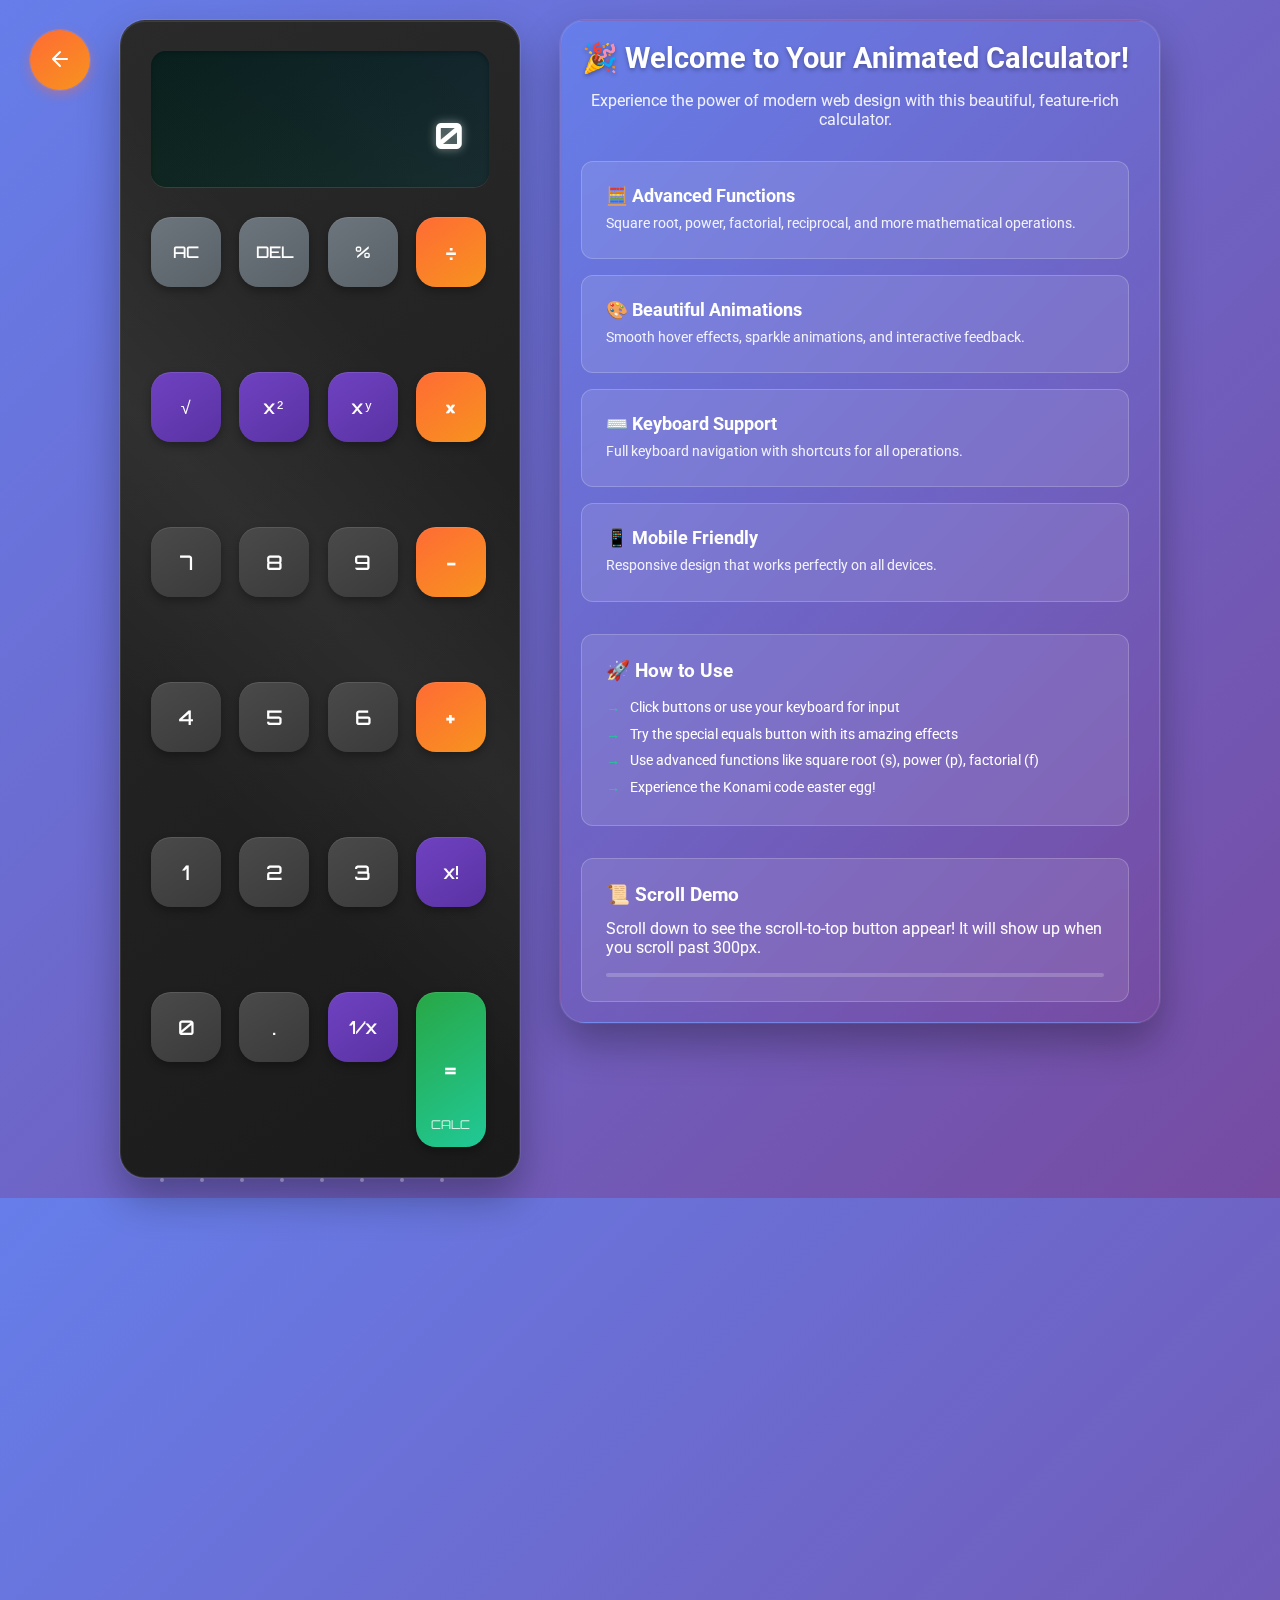
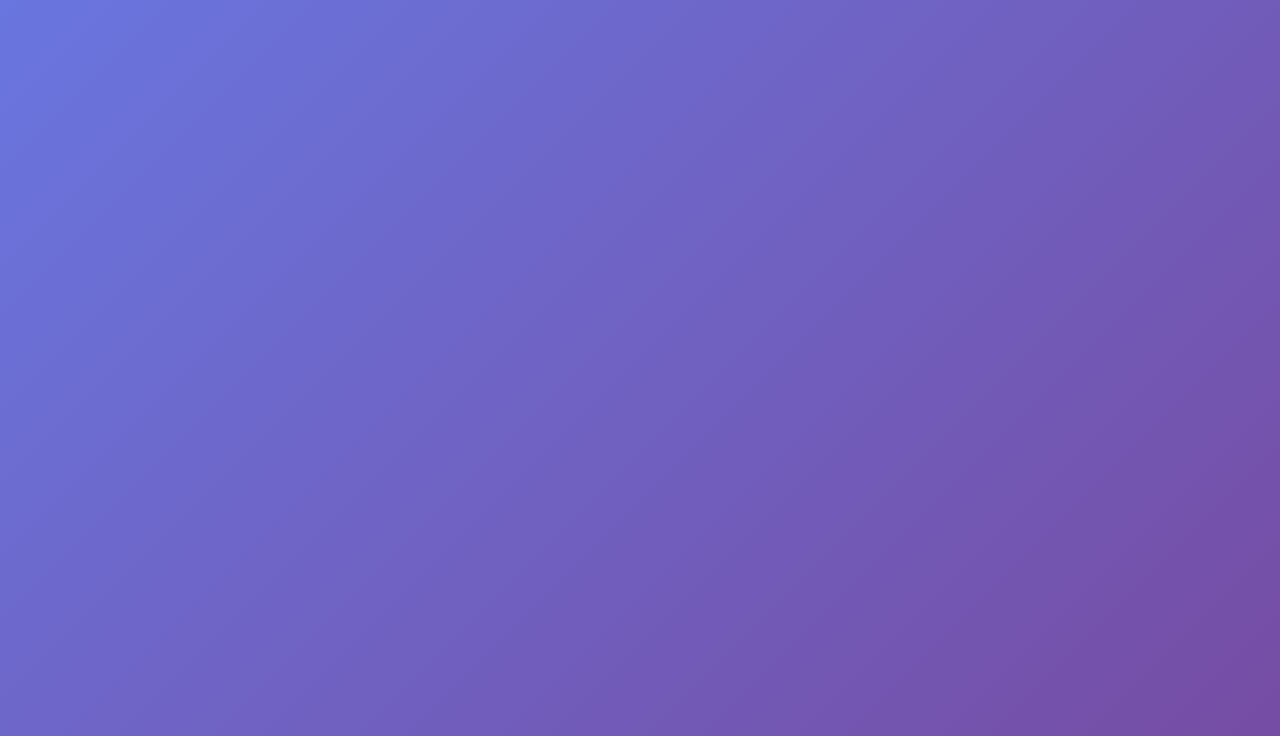
<file: index.html>
<!DOCTYPE html>
<html lang="en">
<head>
    <meta charset="UTF-8">
    <meta name="viewport" content="width=device-width, initial-scale=1.0">
    <title>CALCIFY - Advanced Calculator</title>
    <link rel="stylesheet" href="styles.css">
    <link href="https://fonts.googleapis.com/css2?family=Orbitron:wght@400;700;900&family=Roboto:wght@300;400;500&display=swap" rel="stylesheet">
</head>
<body>
    <div class="page-container">
        <div class="calculator-container">
            <div class="calculator">
                <div class="display-section">
                    <div class="display">
                        <div class="previous-operand" id="previous-operand"></div>
                        <div class="current-operand" id="current-operand">0</div>
                    </div>
                    <div class="display-background"></div>
                </div>
                
                <div class="buttons-grid">
                    <!-- First Row -->
                    <button class="btn btn-secondary" data-action="clear" data-key="Escape">
                        <span class="btn-text">AC</span>
                        <div class="btn-glow"></div>
                    </button>
                    <button class="btn btn-secondary" data-action="delete" data-key="Backspace">
                        <span class="btn-text">DEL</span>
                        <div class="btn-glow"></div>
                    </button>
                    <button class="btn btn-secondary" data-action="percent" data-key="%">
                        <span class="btn-text">%</span>
                        <div class="btn-glow"></div>
                    </button>
                    <button class="btn btn-operator" data-action="divide" data-key="/">
                        <span class="btn-text">÷</span>
                        <div class="btn-glow"></div>
                    </button>
                    
                    <!-- Second Row -->
                    <button class="btn btn-function" data-action="sqrt" data-key="s">
                        <span class="btn-text">√</span>
                        <div class="btn-glow"></div>
                    </button>
                    <button class="btn btn-function" data-action="square" data-key="q">
                        <span class="btn-text">x²</span>
                        <div class="btn-glow"></div>
                    </button>
                    <button class="btn btn-function" data-action="power" data-key="p">
                        <span class="btn-text">xʸ</span>
                        <div class="btn-glow"></div>
                    </button>
                    <button class="btn btn-operator" data-action="multiply" data-key="*">
                        <span class="btn-text">×</span>
                        <div class="btn-glow"></div>
                    </button>
                    
                    <!-- Third Row -->
                    <button class="btn btn-number" data-number="7" data-key="7">
                        <span class="btn-text">7</span>
                        <div class="btn-glow"></div>
                    </button>
                    <button class="btn btn-number" data-number="8" data-key="8">
                        <span class="btn-text">8</span>
                        <div class="btn-glow"></div>
                    </button>
                    <button class="btn btn-number" data-number="9" data-key="9">
                        <span class="btn-text">9</span>
                        <div class="btn-glow"></div>
                    </button>
                    <button class="btn btn-operator" data-action="subtract" data-key="-">
                        <span class="btn-text">−</span>
                        <div class="btn-glow"></div>
                    </button>
                    
                    <!-- Fourth Row -->
                    <button class="btn btn-number" data-number="4" data-key="4">
                        <span class="btn-text">4</span>
                        <div class="btn-glow"></div>
                    </button>
                    <button class="btn btn-number" data-number="5" data-key="5">
                        <span class="btn-text">5</span>
                        <div class="btn-glow"></div>
                    </button>
                    <button class="btn btn-number" data-number="6" data-key="6">
                        <span class="btn-text">6</span>
                        <div class="btn-glow"></div>
                    </button>
                    <button class="btn btn-operator" data-action="add" data-key="+">
                        <span class="btn-text">+</span>
                        <div class="btn-glow"></div>
                    </button>
                    
                    <!-- Fifth Row -->
                    <button class="btn btn-number" data-number="1" data-key="1">
                        <span class="btn-text">1</span>
                        <div class="btn-glow"></div>
                    </button>
                    <button class="btn btn-number" data-number="2" data-key="2">
                        <span class="btn-text">2</span>
                        <div class="btn-glow"></div>
                    </button>
                    <button class="btn btn-number" data-number="3" data-key="3">
                        <span class="btn-text">3</span>
                        <div class="btn-glow"></div>
                    </button>
                    <button class="btn btn-function" data-action="factorial" data-key="f">
                        <span class="btn-text">x!</span>
                        <div class="btn-glow"></div>
                    </button>
                    
                    <!-- Sixth Row -->
                    <button class="btn btn-number" data-number="0" data-key="0">
                        <span class="btn-text">0</span>
                        <div class="btn-glow"></div>
                    </button>
                    <button class="btn btn-number" data-number="." data-key=".">
                        <span class="btn-text">.</span>
                        <div class="btn-glow"></div>
                    </button>
                    <button class="btn btn-function" data-action="reciprocal" data-key="r">
                        <span class="btn-text">1/x</span>
                        <div class="btn-glow"></div>
                    </button>
                    <button class="btn btn-equals" data-action="equals" data-key="Enter">
                        <span class="btn-text">=</span>
                        <span class="btn-text-secondary">CALC</span>
                        <div class="btn-glow"></div>
                    </button>
                </div>
            </div>
            
            <!-- Floating particles for background effect -->
            <div class="particles">
                <div class="particle"></div>
                <div class="particle"></div>
                <div class="particle"></div>
                <div class="particle"></div>
                <div class="particle"></div>
                <div class="particle"></div>
                <div class="particle"></div>
                <div class="particle"></div>
            </div>
        </div>
        
        <!-- Additional content for scrolling -->
        <div class="content-section">
            <div class="content-container">
                <h2>🎉 Welcome to Your Animated Calculator!</h2>
                <p>Experience the power of modern web design with this beautiful, feature-rich calculator.</p>
                
                <div class="features-grid">
                    <div class="feature-card">
                        <h3>🧮 Advanced Functions</h3>
                        <p>Square root, power, factorial, reciprocal, and more mathematical operations.</p>
                    </div>
                    <div class="feature-card">
                        <h3>🎨 Beautiful Animations</h3>
                        <p>Smooth hover effects, sparkle animations, and interactive feedback.</p>
                    </div>
                    <div class="feature-card">
                        <h3>⌨️ Keyboard Support</h3>
                        <p>Full keyboard navigation with shortcuts for all operations.</p>
                    </div>
                    <div class="feature-card">
                        <h3>📱 Mobile Friendly</h3>
                        <p>Responsive design that works perfectly on all devices.</p>
                    </div>
                </div>
                
                <div class="usage-section">
                    <h3>🚀 How to Use</h3>
                    <ul>
                        <li>Click buttons or use your keyboard for input</li>
                        <li>Try the special equals button with its amazing effects</li>
                        <li>Use advanced functions like square root (s), power (p), factorial (f)</li>
                        <li>Experience the Konami code easter egg!</li>
                    </ul>
                </div>
                
                <div class="scroll-demo">
                    <h3>📜 Scroll Demo</h3>
                    <p>Scroll down to see the scroll-to-top button appear! It will show up when you scroll past 300px.</p>
                    <div class="scroll-indicator">
                        <div class="scroll-bar"></div>
                    </div>
                </div>
            </div>
        </div>
    </div>
    
    <!-- Back to landing button -->
    <button class="back-button" id="back-button" title="Back to landing" onclick="goToLanding()">
        <svg class="back-icon" viewBox="0 0 24 24" fill="none" xmlns="http://www.w3.org/2000/svg">
            <path d="M19 12H5M12 19L5 12L12 5" stroke="currentColor" stroke-width="2" stroke-linecap="round" stroke-linejoin="round"/>
        </svg>
        <div class="back-glow"></div>
    </button>
    
    <!-- Scroll to top button -->
    <button class="scroll-to-top" id="scroll-to-top" title="Scroll to top">
        <svg class="scroll-icon" viewBox="0 0 24 24" fill="none" xmlns="http://www.w3.org/2000/svg">
            <path d="M12 4L4 12H9V20H15V12H20L12 4Z" stroke="currentColor" stroke-width="2" stroke-linecap="round" stroke-linejoin="round"/>
        </svg>
        <div class="scroll-glow"></div>
    </button>
    
    <script src="script.js"></script>
</body>
</html>
</file>
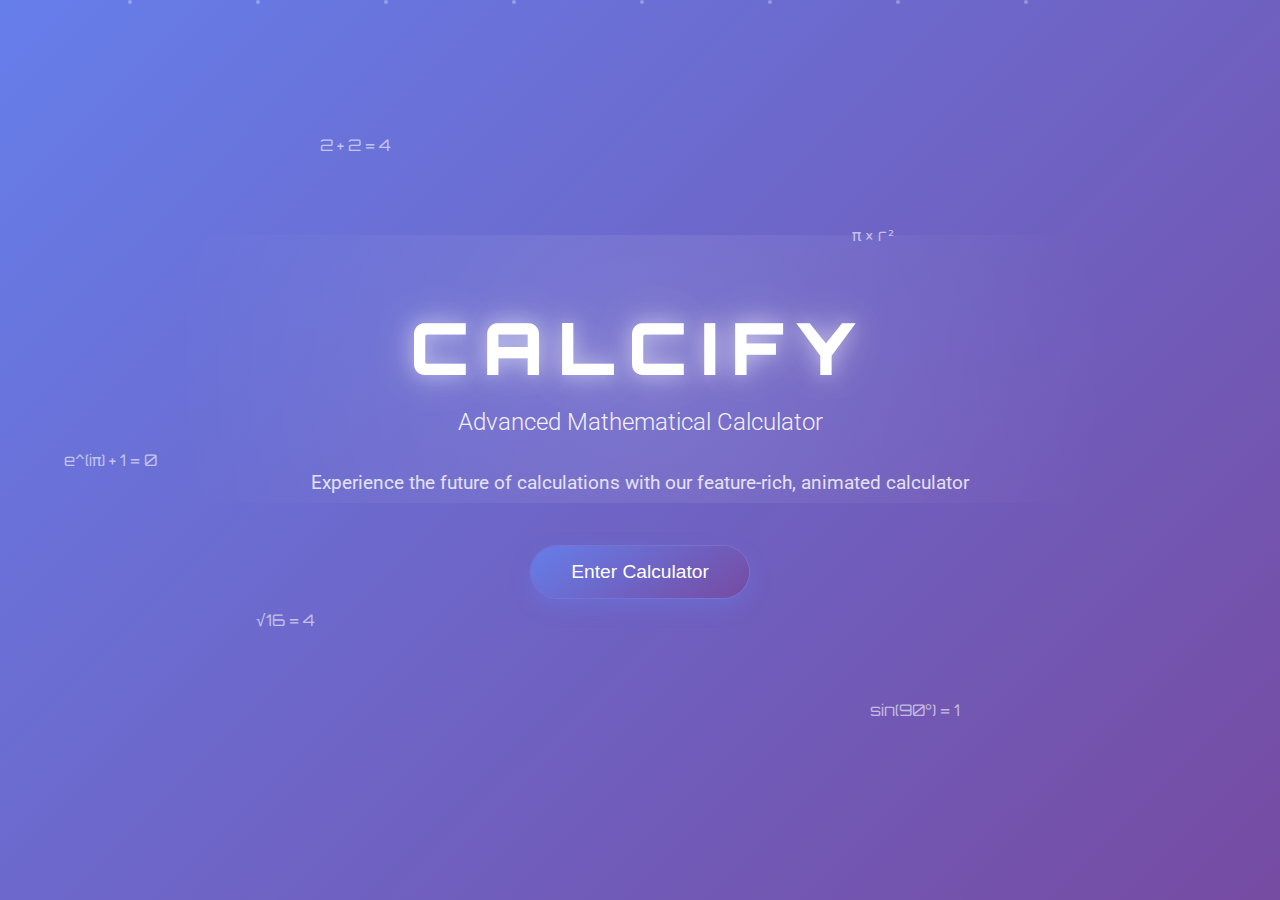
<file: landing.html>
<!DOCTYPE html>
<html lang="en">
<head>
    <meta charset="UTF-8">
    <meta name="viewport" content="width=device-width, initial-scale=1.0">
    <title>CALCIFY - Welcome</title>
    <link rel="stylesheet" href="landing.css">
    <link href="https://fonts.googleapis.com/css2?family=Orbitron:wght@400;700;900&family=Roboto:wght@300;400;500&display=swap" rel="stylesheet">
</head>
<body>
    <div class="landing-container">
        <!-- Background particles -->
        <div class="particles">
            <div class="particle"></div>
            <div class="particle"></div>
            <div class="particle"></div>
            <div class="particle"></div>
            <div class="particle"></div>
            <div class="particle"></div>
            <div class="particle"></div>
            <div class="particle"></div>
        </div>

        <!-- Mathematical Instruments -->
        <div class="instruments">
            <!-- Protractor -->
            <div class="instrument protractor">
                <svg viewBox="0 0 100 100" class="protractor-svg">
                    <path d="M50 10 A40 40 0 0 1 90 50 L50 50 Z" fill="none" stroke="#667eea" stroke-width="2"/>
                    <circle cx="50" cy="50" r="35" fill="none" stroke="#667eea" stroke-width="1" stroke-dasharray="5,5"/>
                    <line x1="50" y1="10" x2="50" y2="50" stroke="#667eea" stroke-width="2"/>
                    <line x1="50" y1="50" x2="90" y2="50" stroke="#667eea" stroke-width="2"/>
                    <text x="50" y="45" text-anchor="middle" fill="#667eea" font-size="8">180°</text>
                </svg>
            </div>

            <!-- Ruler -->
            <div class="instrument ruler">
                <svg viewBox="0 0 120 20" class="ruler-svg">
                    <rect x="5" y="5" width="110" height="10" fill="none" stroke="#764ba2" stroke-width="2"/>
                    <line x1="10" y1="5" x2="10" y2="15" stroke="#764ba2" stroke-width="1"/>
                    <line x1="20" y1="5" x2="20" y2="15" stroke="#764ba2" stroke-width="1"/>
                    <line x1="30" y1="5" x2="30" y2="15" stroke="#764ba2" stroke-width="1"/>
                    <line x1="40" y1="5" x2="40" y2="15" stroke="#764ba2" stroke-width="1"/>
                    <line x1="50" y1="5" x2="50" y2="15" stroke="#764ba2" stroke-width="1"/>
                    <line x1="60" y1="5" x2="60" y2="15" stroke="#764ba2" stroke-width="1"/>
                    <line x1="70" y1="5" x2="70" y2="15" stroke="#764ba2" stroke-width="1"/>
                    <line x1="80" y1="5" x2="80" y2="15" stroke="#764ba2" stroke-width="1"/>
                    <line x1="90" y1="5" x2="90" y2="15" stroke="#764ba2" stroke-width="1"/>
                    <line x1="100" y1="5" x2="100" y2="15" stroke="#764ba2" stroke-width="1"/>
                    <line x1="110" y1="5" x2="110" y2="15" stroke="#764ba2" stroke-width="1"/>
                    <text x="10" y="18" text-anchor="middle" fill="#764ba2" font-size="6">0</text>
                    <text x="30" y="18" text-anchor="middle" fill="#764ba2" font-size="6">2</text>
                    <text x="50" y="18" text-anchor="middle" fill="#764ba2" font-size="6">4</text>
                    <text x="70" y="18" text-anchor="middle" fill="#764ba2" font-size="6">6</text>
                    <text x="90" y="18" text-anchor="middle" fill="#764ba2" font-size="6">8</text>
                    <text x="110" y="18" text-anchor="middle" fill="#764ba2" font-size="6">10</text>
                </svg>
            </div>

            <!-- Compass -->
            <div class="instrument compass">
                <svg viewBox="0 0 60 60" class="compass-svg">
                    <line x1="30" y1="50" x2="30" y2="10" stroke="#20c997" stroke-width="2"/>
                    <line x1="30" y1="10" x2="45" y2="25" stroke="#20c997" stroke-width="2"/>
                    <line x1="30" y1="10" x2="15" y2="25" stroke="#20c997" stroke-width="2"/>
                    <circle cx="30" cy="10" r="3" fill="#20c997"/>
                    <circle cx="45" cy="25" r="2" fill="#20c997"/>
                    <circle cx="15" cy="25" r="2" fill="#20c997"/>
                    <path d="M15 25 A15 15 0 0 0 45 25" fill="none" stroke="#20c997" stroke-width="1" stroke-dasharray="3,3"/>
                </svg>
            </div>

            <!-- Calculator -->
            <div class="instrument calculator">
                <svg viewBox="0 0 80 60" class="calculator-svg">
                    <rect x="10" y="5" width="60" height="50" rx="5" fill="none" stroke="#ff6b35" stroke-width="2"/>
                    <rect x="15" y="10" width="50" height="15" rx="2" fill="none" stroke="#ff6b35" stroke-width="1"/>
                    <rect x="15" y="30" width="10" height="8" rx="1" fill="none" stroke="#ff6b35" stroke-width="1"/>
                    <rect x="30" y="30" width="10" height="8" rx="1" fill="none" stroke="#ff6b35" stroke-width="1"/>
                    <rect x="45" y="30" width="10" height="8" rx="1" fill="none" stroke="#ff6b35" stroke-width="1"/>
                    <rect x="60" y="30" width="10" height="8" rx="1" fill="none" stroke="#ff6b35" stroke-width="1"/>
                    <rect x="15" y="42" width="10" height="8" rx="1" fill="none" stroke="#ff6b35" stroke-width="1"/>
                    <rect x="30" y="42" width="10" height="8" rx="1" fill="none" stroke="#ff6b35" stroke-width="1"/>
                    <rect x="45" y="42" width="10" height="8" rx="1" fill="none" stroke="#ff6b35" stroke-width="1"/>
                    <rect x="60" y="42" width="10" height="8" rx="1" fill="none" stroke="#ff6b35" stroke-width="1"/>
                    <text x="40" y="20" text-anchor="middle" fill="#ff6b35" font-size="8">123</text>
                </svg>
            </div>

            <!-- Triangle -->
            <div class="instrument triangle">
                <svg viewBox="0 0 60 60" class="triangle-svg">
                    <polygon points="30,10 50,50 10,50" fill="none" stroke="#6f42c1" stroke-width="2"/>
                    <line x1="30" y1="10" x2="30" y2="50" stroke="#6f42c1" stroke-width="1" stroke-dasharray="3,3"/>
                    <text x="35" y="35" fill="#6f42c1" font-size="6">90°</text>
                </svg>
            </div>

            <!-- Pencil -->
            <div class="instrument pencil">
                <svg viewBox="0 0 40 40" class="pencil-svg">
                    <polygon points="20,5 25,15 20,25 15,15" fill="none" stroke="#28a745" stroke-width="2"/>
                    <rect x="18" y="25" width="4" height="10" fill="none" stroke="#28a745" stroke-width="2"/>
                    <line x1="20" y1="5" x2="20" y2="35" stroke="#28a745" stroke-width="1" stroke-dasharray="2,2"/>
                </svg>
            </div>
        </div>

        <!-- Main Content -->
        <div class="content">
            <div class="title-container">
                <h1 class="main-title">CALCIFY</h1>
                <p class="subtitle">Advanced Mathematical Calculator</p>
                <div class="title-glow"></div>
            </div>

            <div class="description">
                <p>Experience the future of calculations with our feature-rich, animated calculator</p>
            </div>

            <button class="enter-button" onclick="enterCalculator()">
                <span class="button-text">Enter Calculator</span>
                <div class="button-glow"></div>
                <div class="button-sparkles"></div>
            </button>
        </div>

        <!-- Floating equations -->
        <div class="equations">
            <div class="equation">2 + 2 = 4</div>
            <div class="equation">π × r²</div>
            <div class="equation">√16 = 4</div>
            <div class="equation">sin(90°) = 1</div>
            <div class="equation">e^(iπ) + 1 = 0</div>
        </div>
    </div>

    <script src="landing.js"></script>
</body>
</html>
</file>
<file: styles.css>
/* Reset and base styles */
* {
    margin: 0;
    padding: 0;
    box-sizing: border-box;
}

body {
    font-family: 'Roboto', sans-serif;
    background: linear-gradient(135deg, #667eea 0%, #764ba2 100%);
    min-height: 100vh;
    overflow-x: hidden;
    overflow-y: auto;
    position: relative;
}

/* Main container for the entire page */
.page-container {
    min-height: 100vh;
    display: flex;
    flex-direction: row;
    align-items: flex-start;
    justify-content: center;
    padding: 20px;
    gap: 40px;
}

/* Floating particles animation */
.particles {
    position: absolute;
    width: 100%;
    height: 100%;
    overflow: hidden;
    z-index: 1;
}

.particle {
    position: absolute;
    width: 4px;
    height: 4px;
    background: rgba(255, 255, 255, 0.3);
    border-radius: 50%;
    animation: float 6s ease-in-out infinite;
}

.particle:nth-child(1) {
    left: 10%;
    animation-delay: 0s;
    animation-duration: 8s;
}

.particle:nth-child(2) {
    left: 20%;
    animation-delay: 1s;
    animation-duration: 7s;
}

.particle:nth-child(3) {
    left: 30%;
    animation-delay: 2s;
    animation-duration: 9s;
}

.particle:nth-child(4) {
    left: 40%;
    animation-delay: 3s;
    animation-duration: 6s;
}

.particle:nth-child(5) {
    left: 50%;
    animation-delay: 4s;
    animation-duration: 8s;
}

.particle:nth-child(6) {
    left: 60%;
    animation-delay: 5s;
    animation-duration: 7s;
}

.particle:nth-child(7) {
    left: 70%;
    animation-delay: 6s;
    animation-duration: 9s;
}

.particle:nth-child(8) {
    left: 80%;
    animation-delay: 7s;
    animation-duration: 6s;
}

@keyframes float {
    0%, 100% {
        transform: translateY(100vh) rotate(0deg);
        opacity: 0;
    }
    10% {
        opacity: 1;
    }
    90% {
        opacity: 1;
    }
    100% {
        transform: translateY(-100px) rotate(360deg);
        opacity: 0;
    }
}

/* Calculator container */
.calculator-container {
    position: relative;
    z-index: 10;
    perspective: 1000px;
    margin: 0;
    width: 400px;
    flex-shrink: 0;
}

.calculator {
    background: linear-gradient(145deg, #2a2a2a, #1a1a1a);
    border-radius: 25px;
    padding: 30px;
    box-shadow: 
        0 20px 40px rgba(0, 0, 0, 0.3),
        0 0 0 1px rgba(255, 255, 255, 0.1),
        inset 0 1px 0 rgba(255, 255, 255, 0.1);
    backdrop-filter: blur(10px);
    border: 1px solid rgba(255, 255, 255, 0.1);
    transform-style: preserve-3d;
    animation: calculatorAppear 1s ease-out;
    position: relative;
    overflow: hidden;
}

.calculator::before {
    content: '';
    position: absolute;
    top: 0;
    left: 0;
    right: 0;
    bottom: 0;
    background: linear-gradient(45deg, transparent 30%, rgba(255, 255, 255, 0.05) 50%, transparent 70%);
    animation: shimmer 3s ease-in-out infinite;
    pointer-events: none;
}

@keyframes calculatorAppear {
    0% {
        opacity: 0;
        transform: translateY(50px) rotateX(20deg);
    }
    100% {
        opacity: 1;
        transform: translateY(0) rotateX(0deg);
    }
}

@keyframes shimmer {
    0%, 100% {
        transform: translateX(-100%);
    }
    50% {
        transform: translateX(100%);
    }
}

/* Display section */
.display-section {
    position: relative;
    margin-bottom: 30px;
    border-radius: 15px;
    overflow: hidden;
    background: linear-gradient(145deg, #0a0a0a, #1a1a1a);
    box-shadow: 
        inset 0 2px 4px rgba(0, 0, 0, 0.5),
        0 1px 0 rgba(255, 255, 255, 0.1);
}

.display {
    padding: 25px;
    text-align: right;
    position: relative;
    z-index: 2;
}

.display-background {
    position: absolute;
    top: 0;
    left: 0;
    right: 0;
    bottom: 0;
    background: linear-gradient(45deg, #00ff88, #00ccff, #ff0088);
    background-size: 300% 300%;
    animation: gradientShift 4s ease infinite;
    opacity: 0.1;
    z-index: 1;
}

@keyframes gradientShift {
    0%, 100% {
        background-position: 0% 50%;
    }
    50% {
        background-position: 100% 50%;
    }
}

.previous-operand {
    font-family: 'Orbitron', monospace;
    font-size: 18px;
    color: #888;
    min-height: 27px;
    margin-bottom: 5px;
    opacity: 0.8;
}

.current-operand {
    font-family: 'Orbitron', monospace;
    font-size: 36px;
    font-weight: 700;
    color: #fff;
    text-shadow: 0 0 10px rgba(255, 255, 255, 0.5);
    min-height: 54px;
    display: flex;
    align-items: center;
    justify-content: flex-end;
}

/* Buttons grid */
.buttons-grid {
    display: grid;
    grid-template-columns: repeat(4, 1fr);
    gap: 15px;
    grid-template-rows: repeat(6, 1fr);
}

/* Button base styles */
.btn {
    position: relative;
    width: 70px;
    height: 70px;
    border: none;
    border-radius: 20px;
    font-family: 'Orbitron', monospace;
    font-size: 20px;
    font-weight: 500;
    cursor: pointer;
    transition: all 0.3s cubic-bezier(0.4, 0, 0.2, 1);
    overflow: hidden;
    background: linear-gradient(145deg, #3a3a3a, #2a2a2a);
    box-shadow: 
        0 4px 8px rgba(0, 0, 0, 0.3),
        inset 0 1px 0 rgba(255, 255, 255, 0.1);
    color: #fff;
    transform-style: preserve-3d;
}

.btn::before {
    content: '';
    position: absolute;
    top: 0;
    left: 0;
    right: 0;
    bottom: 0;
    background: linear-gradient(45deg, transparent, rgba(255, 255, 255, 0.1), transparent);
    transform: translateX(-100%);
    transition: transform 0.6s ease;
}

.btn:hover::before {
    transform: translateX(100%);
}

.btn-glow {
    position: absolute;
    top: 0;
    left: 0;
    right: 0;
    bottom: 0;
    border-radius: 20px;
    background: radial-gradient(circle at center, rgba(255, 255, 255, 0.2) 0%, transparent 70%);
    opacity: 0;
    transition: opacity 0.3s ease;
    pointer-events: none;
}

.btn:hover .btn-glow {
    opacity: 1;
}

.btn-text {
    position: relative;
    z-index: 2;
    display: flex;
    align-items: center;
    justify-content: center;
    width: 100%;
    height: 100%;
}

/* Button hover effects */
.btn:hover {
    transform: translateY(-3px) scale(1.05);
    box-shadow: 
        0 8px 16px rgba(0, 0, 0, 0.4),
        0 0 20px rgba(255, 255, 255, 0.2),
        inset 0 1px 0 rgba(255, 255, 255, 0.2);
}

.btn:active {
    transform: translateY(0) scale(0.98);
    transition: all 0.1s ease;
}

/* Button types */
.btn-number {
    background: linear-gradient(145deg, #4a4a4a, #3a3a3a);
    color: #fff;
}

.btn-number:hover {
    background: linear-gradient(145deg, #5a5a5a, #4a4a4a);
    box-shadow: 
        0 8px 16px rgba(0, 0, 0, 0.4),
        0 0 20px rgba(0, 255, 136, 0.3),
        inset 0 1px 0 rgba(255, 255, 255, 0.2);
}

.btn-operator {
    background: linear-gradient(145deg, #ff6b35, #f7931e);
    color: #fff;
    font-weight: 700;
}

.btn-operator:hover {
    background: linear-gradient(145deg, #ff7b45, #ffa31e);
    box-shadow: 
        0 8px 16px rgba(0, 0, 0, 0.4),
        0 0 20px rgba(255, 107, 53, 0.4),
        inset 0 1px 0 rgba(255, 255, 255, 0.2);
}

.btn-secondary {
    background: linear-gradient(145deg, #6c757d, #5a6268);
    color: #fff;
    font-size: 16px;
}

.btn-secondary:hover {
    background: linear-gradient(145deg, #7c858d, #6a7278);
    box-shadow: 
        0 8px 16px rgba(0, 0, 0, 0.4),
        0 0 20px rgba(108, 117, 125, 0.4),
        inset 0 1px 0 rgba(255, 255, 255, 0.2);
}

.btn-function {
    background: linear-gradient(145deg, #6f42c1, #5a32a3);
    color: #fff;
    font-weight: 500;
    font-size: 18px;
}

.btn-function:hover {
    background: linear-gradient(145deg, #7f52d1, #6a42b3);
    box-shadow: 
        0 8px 16px rgba(0, 0, 0, 0.4),
        0 0 20px rgba(111, 66, 193, 0.4),
        inset 0 1px 0 rgba(255, 255, 255, 0.2);
}

.btn-equals {
    background: linear-gradient(145deg, #28a745, #20c997);
    color: #fff;
    font-weight: 700;
    grid-row: span 2;
    height: 155px;
    position: relative;
    overflow: hidden;
    animation: equalsPulse 3s ease-in-out infinite;
}

.btn-equals .btn-text-secondary {
    position: absolute;
    bottom: 15px;
    left: 50%;
    transform: translateX(-50%);
    font-size: 12px;
    font-weight: 400;
    opacity: 0.8;
    transition: all 0.3s ease;
}

.btn-equals:hover .btn-text-secondary {
    opacity: 1;
    transform: translateX(-50%) scale(1.1);
}

.btn-equals::before {
    content: '';
    position: absolute;
    top: 0;
    left: 0;
    right: 0;
    bottom: 0;
    background: linear-gradient(45deg, transparent, rgba(255, 255, 255, 0.2), transparent);
    transform: translateX(-100%);
    transition: transform 0.8s ease;
}

.btn-equals:hover::before {
    transform: translateX(100%);
}

.btn-equals:hover {
    background: linear-gradient(145deg, #38b755, #30d9a7);
    box-shadow: 
        0 12px 24px rgba(0, 0, 0, 0.5),
        0 0 30px rgba(40, 167, 69, 0.6),
        0 0 40px rgba(40, 167, 69, 0.3),
        inset 0 1px 0 rgba(255, 255, 255, 0.3);
    transform: translateY(-5px) scale(1.05);
    animation: equalsGlow 0.5s ease-in-out;
}

.btn-equals:active {
    transform: translateY(0) scale(0.98);
    animation: equalsPress 0.2s ease-in-out;
}

@keyframes equalsPulse {
    0%, 100% {
        box-shadow: 
            0 4px 8px rgba(0, 0, 0, 0.3),
            0 0 10px rgba(40, 167, 69, 0.2);
    }
    50% {
        box-shadow: 
            0 4px 8px rgba(0, 0, 0, 0.3),
            0 0 15px rgba(40, 167, 69, 0.4);
    }
}

@keyframes equalsGlow {
    0% {
        box-shadow: 
            0 12px 24px rgba(0, 0, 0, 0.5),
            0 0 30px rgba(40, 167, 69, 0.6),
            0 0 40px rgba(40, 167, 69, 0.3);
    }
    50% {
        box-shadow: 
            0 12px 24px rgba(0, 0, 0, 0.5),
            0 0 40px rgba(40, 167, 69, 0.8),
            0 0 60px rgba(40, 167, 69, 0.5);
    }
    100% {
        box-shadow: 
            0 12px 24px rgba(0, 0, 0, 0.5),
            0 0 30px rgba(40, 167, 69, 0.6),
            0 0 40px rgba(40, 167, 69, 0.3);
    }
}

@keyframes equalsPress {
    0% {
        transform: scale(1);
    }
    50% {
        transform: scale(0.95);
    }
    100% {
        transform: scale(1);
    }
}

@keyframes equalsSuccess {
    0% {
        transform: scale(1);
    }
    25% {
        transform: scale(1.05);
    }
    50% {
        transform: scale(1.02);
    }
    100% {
        transform: scale(1);
    }
}

@keyframes sparkleAnim {
    0% {
        transform: translate(0, 0) scale(0);
        opacity: 1;
    }
    50% {
        opacity: 1;
    }
    100% {
        transform: translate(var(--sparkle-x, 50px), var(--sparkle-y, -50px)) scale(1);
        opacity: 0;
    }
}

@keyframes ripple {
    to {
        transform: scale(4);
        opacity: 0;
    }
}

/* Button press animation */
.btn:active {
    animation: buttonPress 0.1s ease;
}

@keyframes buttonPress {
    0% {
        transform: scale(1);
    }
    50% {
        transform: scale(0.95);
    }
    100% {
        transform: scale(1);
    }
}

/* Responsive design */
@media (max-width: 480px) {
    .calculator {
        padding: 20px;
        border-radius: 20px;
    }
    
    .btn {
        width: 60px;
        height: 60px;
        font-size: 18px;
        border-radius: 15px;
    }
    
    .btn-function {
        font-size: 16px;
    }
    
    .btn-equals {
        height: 135px;
    }
    
    .current-operand {
        font-size: 28px;
    }
    
    .previous-operand {
        font-size: 14px;
    }
}

/* Focus styles for accessibility */
.btn:focus {
    outline: none;
    box-shadow: 
        0 0 0 3px rgba(255, 255, 255, 0.3),
        0 4px 8px rgba(0, 0, 0, 0.3);
}

/* Animation for number changes */
.current-operand, .previous-operand {
    transition: all 0.3s ease;
}

/* Special effects for equals button */
.btn-equals .btn-glow {
    background: radial-gradient(circle at center, rgba(40, 167, 69, 0.4) 0%, transparent 70%);
}

/* Loading animation for calculator */
.calculator.loading {
    animation: pulse 2s ease-in-out infinite;
}

@keyframes pulse {
    0%, 100% {
        transform: scale(1);
    }
    50% {
        transform: scale(1.02);
    }
}

/* Error state */
.calculator.error .current-operand {
    color: #ff6b6b;
    animation: shake 0.5s ease-in-out;
}

@keyframes shake {
    0%, 100% {
        transform: translateX(0);
    }
    25% {
        transform: translateX(-5px);
    }
    75% {
        transform: translateX(5px);
    }
}

/* Back to landing button */
.back-button {
    position: fixed;
    top: 30px;
    left: 30px;
    width: 60px;
    height: 60px;
    border: none;
    border-radius: 50%;
    background: linear-gradient(145deg, #ff6b35, #f7931e);
    color: white;
    cursor: pointer;
    z-index: 1000;
    opacity: 1;
    visibility: visible;
    transform: scale(1);
    transition: all 0.3s cubic-bezier(0.4, 0, 0.2, 1);
    box-shadow: 
        0 4px 12px rgba(255, 107, 53, 0.4),
        0 0 0 1px rgba(255, 255, 255, 0.1);
    backdrop-filter: blur(10px);
    overflow: hidden;
}

.back-button:hover {
    transform: translateY(-3px) scale(1.1);
    box-shadow: 
        0 8px 20px rgba(255, 107, 53, 0.6),
        0 0 20px rgba(255, 107, 53, 0.4),
        0 0 0 1px rgba(255, 255, 255, 0.2);
}

.back-button:active {
    transform: translateY(0) scale(0.95);
    transition: all 0.1s ease;
}

.back-icon {
    width: 24px;
    height: 24px;
    transition: transform 0.3s ease;
}

.back-button:hover .back-icon {
    transform: translateX(-2px);
}

.back-glow {
    position: absolute;
    top: 0;
    left: 0;
    right: 0;
    bottom: 0;
    border-radius: 50%;
    background: radial-gradient(circle at center, rgba(255, 255, 255, 0.3) 0%, transparent 70%);
    opacity: 0;
    transition: opacity 0.3s ease;
    pointer-events: none;
}

.back-button:hover .back-glow {
    opacity: 1;
}

/* Scroll to top button */
.scroll-to-top {
    position: fixed;
    bottom: 30px;
    right: 30px;
    width: 60px;
    height: 60px;
    border: none;
    border-radius: 50%;
    background: linear-gradient(145deg, #667eea, #764ba2);
    color: white;
    cursor: pointer;
    z-index: 1000;
    opacity: 0;
    visibility: hidden;
    transform: translateY(20px) scale(0.8);
    transition: all 0.3s cubic-bezier(0.4, 0, 0.2, 1);
    box-shadow: 
        0 4px 12px rgba(102, 126, 234, 0.4),
        0 0 0 1px rgba(255, 255, 255, 0.1);
    backdrop-filter: blur(10px);
    overflow: hidden;
}

.scroll-to-top.show {
    opacity: 1;
    visibility: visible;
    transform: translateY(0) scale(1);
}

.scroll-to-top:hover {
    transform: translateY(-5px) scale(1.1);
    box-shadow: 
        0 8px 20px rgba(102, 126, 234, 0.6),
        0 0 20px rgba(102, 126, 234, 0.4),
        0 0 0 1px rgba(255, 255, 255, 0.2);
}

.scroll-to-top:active {
    transform: translateY(0) scale(0.95);
    transition: all 0.1s ease;
}

.scroll-icon {
    width: 24px;
    height: 24px;
    transition: transform 0.3s ease;
}

.scroll-to-top:hover .scroll-icon {
    transform: translateY(-2px);
}

.scroll-glow {
    position: absolute;
    top: 0;
    left: 0;
    right: 0;
    bottom: 0;
    border-radius: 50%;
    background: radial-gradient(circle at center, rgba(255, 255, 255, 0.3) 0%, transparent 70%);
    opacity: 0;
    transition: opacity 0.3s ease;
    pointer-events: none;
}

.scroll-to-top:hover .scroll-glow {
    opacity: 1;
}

/* Scroll button pulse animation */
.scroll-to-top.show {
    animation: scrollPulse 2s ease-in-out infinite;
}

@keyframes scrollPulse {
    0%, 100% {
        box-shadow: 
            0 4px 12px rgba(102, 126, 234, 0.4),
            0 0 0 1px rgba(255, 255, 255, 0.1);
    }
    50% {
        box-shadow: 
            0 4px 12px rgba(102, 126, 234, 0.6),
            0 0 15px rgba(102, 126, 234, 0.3),
            0 0 0 1px rgba(255, 255, 255, 0.1);
    }
}

/* Content section styling */
.content-section {
    padding: 20px;
    background: linear-gradient(135deg, #667eea 0%, #764ba2 100%);
    min-height: 100vh;
    position: relative;
    width: 600px;
    flex-shrink: 0;
    border-radius: 25px;
    backdrop-filter: blur(10px);
    border: 1px solid rgba(255, 255, 255, 0.1);
    box-shadow: 
        0 20px 40px rgba(0, 0, 0, 0.3),
        0 0 0 1px rgba(255, 255, 255, 0.1);
}

.content-container {
    max-width: 100%;
    margin: 0;
    color: white;
    text-align: left;
    height: 100%;
    overflow-y: auto;
    padding-right: 10px;
}

.content-container h2 {
    font-size: 1.8rem;
    margin-bottom: 1rem;
    text-shadow: 0 2px 4px rgba(0, 0, 0, 0.3);
    text-align: center;
}

.content-container > p {
    font-size: 1rem;
    margin-bottom: 2rem;
    opacity: 0.9;
    text-align: center;
}

.features-grid {
    display: grid;
    grid-template-columns: 1fr;
    gap: 1rem;
    margin-bottom: 2rem;
}

.feature-card {
    background: rgba(255, 255, 255, 0.1);
    backdrop-filter: blur(10px);
    border-radius: 12px;
    padding: 1.5rem;
    border: 1px solid rgba(255, 255, 255, 0.2);
    transition: all 0.3s ease;
}

.feature-card:hover {
    transform: translateY(-5px);
    background: rgba(255, 255, 255, 0.15);
    box-shadow: 0 10px 30px rgba(0, 0, 0, 0.2);
}

.feature-card h3 {
    font-size: 1.1rem;
    margin-bottom: 0.5rem;
    color: #fff;
}

.feature-card p {
    opacity: 0.9;
    line-height: 1.4;
    font-size: 0.9rem;
}

.usage-section {
    background: rgba(255, 255, 255, 0.1);
    backdrop-filter: blur(10px);
    border-radius: 12px;
    padding: 1.5rem;
    margin-bottom: 2rem;
    border: 1px solid rgba(255, 255, 255, 0.2);
}

.usage-section h3 {
    font-size: 1.2rem;
    margin-bottom: 0.8rem;
    color: #fff;
}

.usage-section ul {
    list-style: none;
    padding: 0;
    text-align: left;
    max-width: 600px;
    margin: 0 auto;
}

.usage-section li {
    padding: 0.3rem 0;
    position: relative;
    padding-left: 1.5rem;
    font-size: 0.9rem;
}

.usage-section li::before {
    content: '→';
    position: absolute;
    left: 0;
    color: #20c997;
    font-weight: bold;
}

.scroll-demo {
    background: rgba(255, 255, 255, 0.1);
    backdrop-filter: blur(10px);
    border-radius: 12px;
    padding: 1.5rem;
    border: 1px solid rgba(255, 255, 255, 0.2);
}

.scroll-demo h3 {
    font-size: 1.2rem;
    margin-bottom: 0.8rem;
    color: #fff;
}

.scroll-indicator {
    width: 100%;
    height: 4px;
    background: rgba(255, 255, 255, 0.2);
    border-radius: 2px;
    margin-top: 1rem;
    overflow: hidden;
}

.scroll-bar {
    height: 100%;
    background: linear-gradient(90deg, #20c997, #667eea);
    width: 0%;
    border-radius: 2px;
    transition: width 0.3s ease;
    animation: scrollProgress 3s ease-in-out infinite;
}

@keyframes scrollProgress {
    0%, 100% {
        width: 0%;
    }
    50% {
        width: 100%;
    }
}

/* Responsive design for scroll button */
@media (max-width: 1200px) {
    .page-container {
        flex-direction: column;
        align-items: center;
        gap: 20px;
    }
    
    .calculator-container {
        width: 100%;
        max-width: 400px;
    }
    
    .content-section {
        width: 100%;
        max-width: 800px;
    }
}

@media (max-width: 768px) {
    .scroll-to-top {
        bottom: 20px;
        right: 20px;
        width: 50px;
        height: 50px;
    }
    
    .scroll-icon {
        width: 20px;
        height: 20px;
    }
    
    .content-container h2 {
        font-size: 1.5rem;
    }
    
    .features-grid {
        grid-template-columns: 1fr;
        gap: 1rem;
    }
    
    .feature-card {
        padding: 1rem;
    }
    
    .content-section {
        padding: 15px;
    }
}
</file>
<file: landing.css>
/* Reset and base styles */
* {
    margin: 0;
    padding: 0;
    box-sizing: border-box;
}

body {
    font-family: 'Roboto', sans-serif;
    background: linear-gradient(135deg, #667eea 0%, #764ba2 100%);
    min-height: 100vh;
    overflow: hidden;
    position: relative;
}

/* Landing container */
.landing-container {
    width: 100vw;
    height: 100vh;
    display: flex;
    flex-direction: column;
    justify-content: center;
    align-items: center;
    position: relative;
    overflow: hidden;
}

/* Background particles */
.particles {
    position: absolute;
    width: 100%;
    height: 100%;
    overflow: hidden;
    z-index: 1;
}

.particle {
    position: absolute;
    width: 4px;
    height: 4px;
    background: rgba(255, 255, 255, 0.3);
    border-radius: 50%;
    animation: float 6s ease-in-out infinite;
}

.particle:nth-child(1) {
    left: 10%;
    animation-delay: 0s;
    animation-duration: 8s;
}

.particle:nth-child(2) {
    left: 20%;
    animation-delay: 1s;
    animation-duration: 7s;
}

.particle:nth-child(3) {
    left: 30%;
    animation-delay: 2s;
    animation-duration: 9s;
}

.particle:nth-child(4) {
    left: 40%;
    animation-delay: 3s;
    animation-duration: 6s;
}

.particle:nth-child(5) {
    left: 50%;
    animation-delay: 4s;
    animation-duration: 8s;
}

.particle:nth-child(6) {
    left: 60%;
    animation-delay: 5s;
    animation-duration: 7s;
}

.particle:nth-child(7) {
    left: 70%;
    animation-delay: 6s;
    animation-duration: 9s;
}

.particle:nth-child(8) {
    left: 80%;
    animation-delay: 7s;
    animation-duration: 6s;
}

@keyframes float {
    0%, 100% {
        transform: translateY(100vh) rotate(0deg);
        opacity: 0;
    }
    10% {
        opacity: 1;
    }
    90% {
        opacity: 1;
    }
    100% {
        transform: translateY(-100px) rotate(360deg);
        opacity: 0;
    }
}

/* Mathematical Instruments */
.instruments {
    position: absolute;
    width: 100%;
    height: 100%;
    z-index: 2;
}

.instrument {
    position: absolute;
    opacity: 0;
    animation: instrumentAppear 2s ease-out forwards;
}

.instrument svg {
    width: 100%;
    height: 100%;
    filter: drop-shadow(0 0 10px rgba(255, 255, 255, 0.3));
}

/* Protractor */
.protractor {
    top: 10%;
    left: 10%;
    width: 80px;
    height: 80px;
    animation-delay: 0.5s;
    animation: protractorFloat 4s ease-in-out infinite;
}

@keyframes protractorFloat {
    0%, 100% {
        transform: translateY(0px) rotate(0deg);
    }
    50% {
        transform: translateY(-20px) rotate(5deg);
    }
}

/* Ruler */
.ruler {
    top: 20%;
    right: 15%;
    width: 100px;
    height: 20px;
    animation-delay: 1s;
    animation: rulerFloat 4s ease-in-out infinite;
}

@keyframes rulerFloat {
    0%, 100% {
        transform: translateY(0px) rotate(0deg);
    }
    50% {
        transform: translateY(-15px) rotate(-3deg);
    }
}

/* Compass */
.compass {
    bottom: 25%;
    left: 15%;
    width: 60px;
    height: 60px;
    animation-delay: 1.5s;
    animation: compassFloat 4s ease-in-out infinite;
}

@keyframes compassFloat {
    0%, 100% {
        transform: translateY(0px) rotate(0deg);
    }
    50% {
        transform: translateY(-25px) rotate(10deg);
    }
}

/* Calculator */
.calculator {
    bottom: 15%;
    right: 20%;
    width: 70px;
    height: 50px;
    animation-delay: 2s;
    animation: calculatorFloat 4s ease-in-out infinite;
}

@keyframes calculatorFloat {
    0%, 100% {
        transform: translateY(0px) scale(1);
    }
    50% {
        transform: translateY(-18px) scale(1.1);
    }
}

/* Triangle */
.triangle {
    top: 60%;
    left: 5%;
    width: 50px;
    height: 50px;
    animation-delay: 2.5s;
    animation: triangleFloat 4s ease-in-out infinite;
}

@keyframes triangleFloat {
    0%, 100% {
        transform: translateY(0px) rotate(0deg);
    }
    50% {
        transform: translateY(-22px) rotate(-5deg);
    }
}

/* Pencil */
.pencil {
    top: 15%;
    left: 50%;
    width: 40px;
    height: 40px;
    animation-delay: 3s;
    animation: pencilFloat 4s ease-in-out infinite;
}

@keyframes pencilFloat {
    0%, 100% {
        transform: translateY(0px) rotate(0deg);
    }
    50% {
        transform: translateY(-30px) rotate(15deg);
    }
}

@keyframes instrumentAppear {
    0% {
        opacity: 0;
        transform: scale(0) rotate(180deg);
    }
    50% {
        opacity: 0.7;
        transform: scale(1.2) rotate(90deg);
    }
    100% {
        opacity: 1;
        transform: scale(1) rotate(0deg);
    }
}

/* Main Content */
.content {
    position: relative;
    z-index: 10;
    text-align: center;
    color: white;
    max-width: 800px;
    padding: 20px;
}

.title-container {
    position: relative;
    margin-bottom: 2rem;
}

.main-title {
    font-family: 'Orbitron', monospace;
    font-size: 4.5rem;
    font-weight: 900;
    color: #fff;
    text-shadow: 
        0 0 20px rgba(255, 255, 255, 0.5),
        0 0 40px rgba(255, 255, 255, 0.3),
        0 0 60px rgba(255, 255, 255, 0.2);
    animation: titleGlow 3s ease-in-out infinite;
    letter-spacing: 0.2em;
    margin-bottom: 1rem;
}

@keyframes titleGlow {
    0%, 100% {
        text-shadow: 
            0 0 20px rgba(255, 255, 255, 0.5),
            0 0 40px rgba(255, 255, 255, 0.3),
            0 0 60px rgba(255, 255, 255, 0.2);
    }
    50% {
        text-shadow: 
            0 0 30px rgba(255, 255, 255, 0.8),
            0 0 60px rgba(255, 255, 255, 0.5),
            0 0 90px rgba(255, 255, 255, 0.3);
    }
}

.subtitle {
    font-size: 1.5rem;
    font-weight: 300;
    opacity: 0.9;
    margin-bottom: 1rem;
    animation: subtitleFade 2s ease-out 1s both;
}

@keyframes subtitleFade {
    0% {
        opacity: 0;
        transform: translateY(20px);
    }
    100% {
        opacity: 0.9;
        transform: translateY(0);
    }
}

.title-glow {
    position: absolute;
    top: 50%;
    left: 50%;
    transform: translate(-50%, -50%);
    width: 200%;
    height: 200%;
    background: radial-gradient(circle, rgba(255, 255, 255, 0.1) 0%, transparent 70%);
    animation: glowPulse 4s ease-in-out infinite;
    pointer-events: none;
}

@keyframes glowPulse {
    0%, 100% {
        opacity: 0.3;
        transform: translate(-50%, -50%) scale(1);
    }
    50% {
        opacity: 0.6;
        transform: translate(-50%, -50%) scale(1.2);
    }
}

.description {
    margin-bottom: 3rem;
    animation: descriptionSlide 2s ease-out 1.5s both;
}

.description p {
    font-size: 1.2rem;
    opacity: 0.8;
    line-height: 1.6;
}

@keyframes descriptionSlide {
    0% {
        opacity: 0;
        transform: translateY(30px);
    }
    100% {
        opacity: 1;
        transform: translateY(0);
    }
}

/* Enter Button */
.enter-button {
    position: relative;
    padding: 15px 40px;
    font-size: 1.2rem;
    font-weight: 500;
    color: white;
    background: linear-gradient(145deg, #667eea, #764ba2);
    border: none;
    border-radius: 50px;
    cursor: pointer;
    overflow: hidden;
    transition: all 0.3s cubic-bezier(0.4, 0, 0.2, 1);
    box-shadow: 
        0 8px 20px rgba(102, 126, 234, 0.4),
        0 0 0 1px rgba(255, 255, 255, 0.1);
    animation: buttonAppear 2s ease-out 2s both;
}

.enter-button:hover {
    transform: translateY(-5px) scale(1.05);
    box-shadow: 
        0 15px 30px rgba(102, 126, 234, 0.6),
        0 0 20px rgba(102, 126, 234, 0.4),
        0 0 0 1px rgba(255, 255, 255, 0.2);
}

.enter-button:active {
    transform: translateY(0) scale(0.98);
}

.button-text {
    position: relative;
    z-index: 2;
}

.button-glow {
    position: absolute;
    top: 0;
    left: 0;
    right: 0;
    bottom: 0;
    background: radial-gradient(circle at center, rgba(255, 255, 255, 0.3) 0%, transparent 70%);
    opacity: 0;
    transition: opacity 0.3s ease;
    border-radius: 50px;
}

.enter-button:hover .button-glow {
    opacity: 1;
}

.button-sparkles {
    position: absolute;
    top: 0;
    left: 0;
    right: 0;
    bottom: 0;
    pointer-events: none;
}

@keyframes buttonAppear {
    0% {
        opacity: 0;
        transform: translateY(50px) scale(0.8);
    }
    100% {
        opacity: 1;
        transform: translateY(0) scale(1);
    }
}

/* Floating Equations */
.equations {
    position: absolute;
    width: 100%;
    height: 100%;
    z-index: 3;
    pointer-events: none;
}

.equation {
    position: absolute;
    font-family: 'Orbitron', monospace;
    font-size: 1rem;
    color: rgba(255, 255, 255, 0.6);
    animation: equationFloat 8s ease-in-out infinite;
}

.equation:nth-child(1) {
    top: 15%;
    left: 25%;
    animation-delay: 0s;
}

.equation:nth-child(2) {
    top: 25%;
    right: 30%;
    animation-delay: 1.5s;
}

.equation:nth-child(3) {
    bottom: 30%;
    left: 20%;
    animation-delay: 3s;
}

.equation:nth-child(4) {
    bottom: 20%;
    right: 25%;
    animation-delay: 4.5s;
}

.equation:nth-child(5) {
    top: 50%;
    left: 5%;
    animation-delay: 6s;
}

@keyframes equationFloat {
    0%, 100% {
        opacity: 0.3;
        transform: translateY(0px) rotate(0deg);
    }
    50% {
        opacity: 0.8;
        transform: translateY(-40px) rotate(5deg);
    }
}

/* Responsive Design */
@media (max-width: 768px) {
    .main-title {
        font-size: 3rem;
    }
    
    .subtitle {
        font-size: 1.2rem;
    }
    
    .description p {
        font-size: 1rem;
    }
    
    .enter-button {
        padding: 12px 30px;
        font-size: 1rem;
    }
    
    .instrument {
        transform: scale(0.7);
    }
    
    .protractor {
        width: 60px;
        height: 60px;
    }
    
    .ruler {
        width: 80px;
        height: 16px;
    }
    
    .compass {
        width: 50px;
        height: 50px;
    }
    
    .calculator {
        width: 60px;
        height: 40px;
    }
    
    .triangle {
        width: 40px;
        height: 40px;
    }
    
    .pencil {
        width: 30px;
        height: 30px;
    }
}

@media (max-width: 480px) {
    .main-title {
        font-size: 2.5rem;
    }
    
    .subtitle {
        font-size: 1rem;
    }
    
    .description p {
        font-size: 0.9rem;
    }
    
    .instrument {
        transform: scale(0.5);
    }
    
    .equation {
        font-size: 0.8rem;
    }
}
</file>
